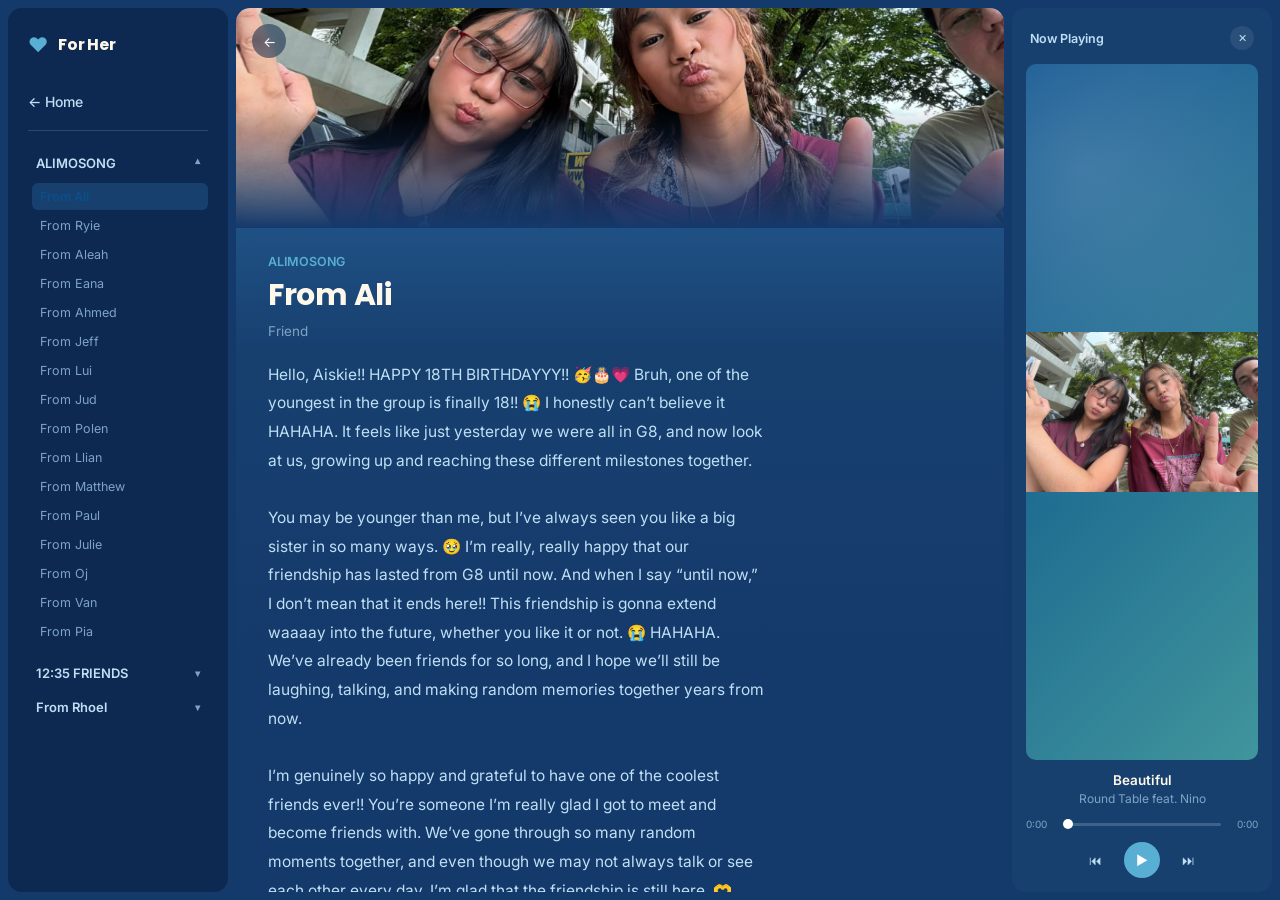
<file: note.html>
<!DOCTYPE html>
<html lang="en">
<head>
<meta charset="UTF-8" />
<meta name="viewport" content="width=device-width, initial-scale=1.0" />
<title>For You — A Birthday Mix</title>
<link rel="preconnect" href="https://fonts.googleapis.com">
<link rel="preconnect" href="https://fonts.gstatic.com" crossorigin>
<link href="https://fonts.googleapis.com/css2?family=Poppins:wght@600;700;800&family=Inter:wght@400;500;600&display=swap" rel="stylesheet">
<link rel="stylesheet" href="style.css">
</head>
<body>

<div class="app">

  <!-- Left rail -->
  <div class="sidebar">
    <div class="brand">
      <span class="brand-mark">♥</span>
      <span class="brand-name">For&nbsp;Her</span>
    </div>
    <nav class="side-nav">
      <a href="index.html" class="side-item">← Home</a>
    </nav>
    <div class="side-notelist" id="sideNoteList"><!-- quick-jump list injected by script.js --></div>
  </div>

  <!-- Main content: the note -->
  <main class="main main-note" id="mainScroll">
    <div class="note-banner" id="noteBanner">
      <img id="noteBannerImg" class="note-banner-img" alt="" onerror="this.style.display='none'">
      <div class="note-banner-fade"></div>
      <a href="index.html" class="banner-back-link" aria-label="Back to home">←</a>
    </div>

    <section class="note-page" id="notePage">
      <p class="note-eyebrow" id="noteEyebrow">From Friends</p>
      <h1 class="note-title" id="noteTitle">Card title</h1>
      <p class="note-subheader" id="noteSubheader">a friend</p>
      <p class="note-body" id="noteBody">Message text goes here.</p>

      <div class="note-song-tag">
        <span class="note-song-note">now playing</span>
        <span class="note-song-name" id="noteSongName">Song — Artist</span>
      </div>

      <div class="note-nav">
        <a class="note-nav-btn" id="notePrevLink">← Previous</a>
        <a class="note-nav-btn" id="noteNextLink">Next →</a>
      </div>
    </section>
  </main>

  <!-- Right panel: smaller Now Playing, active on this page -->
  <aside class="now-playing now-playing-compact" id="nowPlaying">
    <div class="np-header">
      <span>Now Playing</span>
      <button class="np-toggle" id="npToggle" aria-label="Hide player">✕</button>
    </div>

    <div class="np-active" id="npActive">
      <div class="np-art" id="npArt"></div>
      <div class="np-track-info">
        <p class="np-track-title" id="npTrackTitle">Track title</p>
        <p class="np-track-artist" id="npTrackArtist">Artist</p>
      </div>
      <div class="np-progress-row">
        <span class="np-time" id="npCurrentTime">0:00</span>
        <input type="range" id="npSeek" class="np-seek" min="0" max="100" value="0" step="0.1" />
        <span class="np-time" id="npDuration">0:00</span>
      </div>
      <div class="np-controls">
        <button class="np-btn np-btn-ghost" id="npPrev" aria-label="Previous">⏮</button>
        <button class="np-btn np-btn-main" id="npPlayPause" aria-label="Play or pause">▶</button>
        <button class="np-btn np-btn-ghost" id="npNext" aria-label="Next">⏭</button>
      </div>
    </div>

    <audio id="audioEl" preload="none"></audio>
  </aside>

</div>

<!-- Bottom mini-player: shown whenever the right panel is closed -->
<div class="mini-player" id="miniPlayer">
  <button class="mini-expand" id="miniExpand" aria-label="Show player">▲</button>
  <div class="mini-art" id="miniArt"></div>
  <div class="mini-info">
    <p class="mini-title" id="miniTitle">Track title</p>
    <p class="mini-artist" id="miniArtist">Artist</p>
  </div>
  <button class="mini-btn" id="miniPlayPause" aria-label="Play or pause">▶</button>
</div>

<script src="script.js"></script>
</body>
</html>
</file>
<file: style.css>
@view-transition {
  navigation: auto;
}

:root{
  --bg: #14396b;
  --bg-deep: #0d2951;
  --surface: #1f4d84;
  --surface-hover: #285d99;
  --surface-alt: #17406f;
  --text: #fef8ea;
  --text-dim: #bfe0f4;
  --text-faint: #7fa3c4;
  --accent: #59aed4;
  --accent-soft: #8ecbe8;
  --accent-deep: #0a4f8a;
  --border: rgba(255,255,255,0.14);
  --radius-lg: 14px;
  --radius-md: 10px;
  --font-display: 'Poppins', sans-serif;
  --font-body: 'Inter', sans-serif;
}

*{ box-sizing: border-box; }

html{ scroll-behavior: smooth; }

html, body{
  margin:0;
  padding:0;
  height:100%;
  background: var(--bg);
  color: var(--text);
  font-family: var(--font-body);
  -webkit-font-smoothing: antialiased;
}

@keyframes pageFadeIn{
  from{ opacity: 0; transform: translateY(6px); }
  to{ opacity: 1; transform: translateY(0); }
}
.app{ animation: pageFadeIn .35s ease both; }

::selection{ background: var(--accent-deep); color: #fff; }

a{ color: inherit; text-decoration: none; }
button{ font-family: inherit; }

.app{
  display:grid;
  grid-template-columns: 220px minmax(0,1fr) 260px;
  height:100vh;
  gap:8px;
  padding:8px;
  transition: grid-template-columns .2s ease;
}

/* ---------- Sidebar ---------- */
.sidebar{
  background: var(--bg-deep);
  border-radius: var(--radius-lg);
  padding: 24px 20px;
  display:flex;
  flex-direction:column;
  overflow-y: auto;
  min-height: 0;
}
.brand{
  display:flex;
  align-items:center;
  gap:10px;
  margin-bottom: 36px;
}
.brand-mark{ color: var(--accent); font-size: 20px; }
.brand-name{
  font-family: var(--font-display);
  font-weight: 700;
  font-size: 16px;
  letter-spacing: -0.01em;
}
.side-nav{
  display:flex;
  flex-direction:column;
  gap: 18px;
  margin-bottom: 8px;
}
.side-item{
  color: var(--text-dim);
  font-size: 14px;
  font-weight: 500;
  cursor:pointer;
  transition: color .15s ease;
  width: fit-content;
}
.side-item:hover{ color: var(--text); }
.side-item.active{ color: var(--text); font-weight: 600; }

.side-notelist{
  display:flex;
  flex-direction:column;
  gap: 2px;
  margin-top: 12px;
  padding-top: 16px;
  border-top: 1px solid var(--border);
}
.side-group-toggle{
  width:100%;
  display:flex;
  align-items:center;
  justify-content:space-between;
  background:none;
  border:none;
  color: var(--text-dim);
  font-size: 13px;
  font-weight: 600;
  padding: 8px 8px;
  cursor:pointer;
  border-radius:6px;
  transition: background .15s ease, color .15s ease;
}
.side-group-toggle:hover{ background: var(--surface-alt); color: var(--text); }
.side-group-toggle .chevron{
  font-size:10px;
  color: var(--text-faint);
  transition: transform .15s ease;
}
.side-group-toggle[aria-expanded="true"] .chevron{ transform: rotate(180deg); }

.side-group-links{
  display:flex;
  flex-direction:column;
  gap: 2px;
  padding: 2px 0 10px 4px;
}
.side-group-links[hidden]{ display:none; }
.side-note-link{
  display:block;
  padding: 6px 8px;
  border-radius: 6px;
  font-size: 12.5px;
  color: var(--text-faint);
  transition: background .15s ease, color .15s ease;
}
.side-note-link:hover{ color: var(--text); background: var(--surface-alt); }
.side-note-link.current{
  color: var(--accent-deep);
  background: var(--surface-alt);
  font-weight: 600;
}

.side-levels{
  display:flex;
  flex-direction:column;
  gap: 4px;
  margin-top: 12px;
  padding-top: 16px;
  border-top: 1px solid var(--border);
}
.side-level-link{
  display:block;
  padding: 8px 10px;
  border-radius: 8px;
  font-size: 13px;
  font-weight: 500;
  color: var(--text-dim);
  transition: background .15s ease, color .15s ease;
}
.side-level-link:hover{ color: var(--text); background: var(--surface-alt); }

/* ---------- Main ---------- */
.main{
  background: linear-gradient(180deg, #2f6fae 0%, var(--surface-alt) 340px, var(--bg) 700px);
  border-radius: var(--radius-lg);
  overflow-y: auto;
  position: relative;
  padding-bottom: 40px;
}
.topbar{
  padding: 20px 32px 0;
}
.greeting{
  font-family: var(--font-display);
  font-weight: 700;
  font-size: 15px;
  color: var(--text);
}

.hero{
  padding: 48px 32px 8px;
  max-width: 640px;
}
.hero-eyebrow{
  color: var(--accent);
  font-size: 13px;
  font-weight: 600;
  margin: 0 0 10px;
}
.hero-title{
  font-family: var(--font-display);
  font-weight: 700;
  font-size: 34px;
  line-height: 1.2;
  margin: 0 0 18px;
  letter-spacing: -0.01em;
}
.hero-intro{
  color: var(--text-dim);
  font-size: 15px;
  line-height: 1.7;
  margin: 0;
  max-width: 52ch;
}

/* ---------- Card rows ---------- */
.grid-section{ padding: 40px 32px 0; }
.grid-heading{
  display:flex;
  align-items: center;
  justify-content: space-between;
  margin-bottom: 18px;
  gap: 12px;
}
.grid-heading-text{ min-width:0; }
.grid-heading h2{
  font-family: var(--font-display);
  font-size: 19px;
  font-weight: 600;
  margin:0;
}
.grid-sub{ color: var(--text-faint); font-size: 12px; }

.row-controls{
  display:flex;
  gap: 6px;
  flex-shrink:0;
}
.row-arrow{
  width: 30px; height: 30px;
  border-radius: 50%;
  background: var(--surface);
  border: 1px solid var(--border);
  color: var(--text-dim);
  cursor:pointer;
  font-size: 14px;
  display:flex;
  align-items:center;
  justify-content:center;
  transition: background .15s ease, color .15s ease, border-color .15s ease;
}
.row-arrow:hover{
  background: var(--accent-deep);
  border-color: var(--accent-deep);
  color: #fff;
}
.row-arrow:disabled{
  opacity: .35;
  cursor: default;
}
.row-arrow:disabled:hover{
  background: var(--surface);
  border-color: var(--border);
  color: var(--text-dim);
}

.card-grid{
  display:flex;
  gap: 16px;
  overflow-x: auto;
  scroll-snap-type: x mandatory;
  padding: 2px 2px 10px;
  -webkit-overflow-scrolling: touch;
  scrollbar-width: none;
}
.card-grid::-webkit-scrollbar{ display:none; }

.card{
  background: var(--surface);
  border: 1px solid var(--border);
  border-radius: var(--radius-md);
  padding: 14px;
  cursor: pointer;
  transition: transform .18s ease, background .18s ease, border-color .18s ease;
  text-align: left;
  display:flex;
  flex-direction:column;
  gap: 10px;
  flex: 0 0 148px;
  scroll-snap-align: start;
}
.card:hover, .card:focus-visible{
  background: var(--surface-hover);
  border-color: rgba(89,174,212,0.5);
  transform: translateY(-3px);
  outline: none;
}
.card:focus-visible{ box-shadow: 0 0 0 2px var(--accent); }
.card:active{ transform: translateY(-1px) scale(0.97); }

.card-art{
  width:100%;
  aspect-ratio: 1;
  border-radius: 8px;
  display:flex;
  align-items:center;
  justify-content:center;
  position: relative;
  overflow: hidden;
}
.card-art::after{
  content:"";
  position:absolute;
  inset:0;
  background: radial-gradient(circle at 30% 20%, rgba(255,255,255,0.20), transparent 60%);
  pointer-events: none;
}
.card-photo, .note-photo{
  width:100%;
  height:100%;
  object-fit: cover;
  display:block;
}
.np-photo{
  width:100%;
  height:100%;
  object-fit: contain;
  display:block;
  background: rgba(0,0,0,0.15);
}

.card-title{ font-size: 14px; font-weight: 600; margin: 0; color: var(--text); }
.card-sub{ font-size: 12px; color: var(--text-faint); margin: 0; line-height: 1.4; }

.page-footer{ padding: 48px 32px 8px; color: var(--text-faint); font-size: 12px; }

/* ---------- Note page ---------- */
.main-note{ padding: 0 0 40px; }

.note-banner{
  position: relative;
  width: 100%;
  height: 220px;
  overflow: hidden;
  border-radius: var(--radius-lg) var(--radius-lg) 0 0;
  background: var(--surface-alt);
}
.note-banner-img{
  width:100%;
  height:100%;
  object-fit: cover;
  display:block;
}
.note-banner-fade{
  position:absolute;
  inset:0;
  background: linear-gradient(180deg, rgba(18,40,75,0) 45%, var(--bg) 100%);
  pointer-events:none;
}
.banner-back-link{
  position:absolute;
  top: 16px; left: 16px;
  width: 34px; height:34px;
  border-radius:50%;
  background: rgba(18,40,75,0.55);
  backdrop-filter: blur(4px);
  color:#fff;
  display:flex;
  align-items:center;
  justify-content:center;
  font-size: 14px;
  transition: background .15s ease;
}
.banner-back-link:hover{ background: rgba(18,40,75,0.8); }

.note-page{ max-width: 560px; padding: 26px 32px 0; }
.note-eyebrow{ color: var(--accent); font-size: 12.5px; font-weight: 600; margin: 0 0 8px; }
.note-title{
  font-family: var(--font-display);
  font-size: 30px;
  font-weight: 700;
  margin: 0 0 8px;
  letter-spacing: -0.01em;
  line-height: 1.25;
}
.note-subheader{
  color: var(--text-faint);
  font-size: 13.5px;
  margin: 0 0 22px;
}
.note-body{
  font-size: 15.5px;
  line-height: 1.85;
  color: var(--text-dim);
  margin: 0 0 28px;
  white-space: pre-line;
}
.note-song-tag{
  display:flex;
  flex-direction:column;
  gap:3px;
  border-top: 1px solid var(--border);
  padding-top: 18px;
  margin-bottom: 32px;
}
.note-song-note{ font-size: 11px; color: var(--text-faint); }
.note-song-name{ font-size: 14px; color: var(--accent-deep); font-weight: 500; }
.note-nav{ display:flex; justify-content: space-between; padding-bottom: 8px; }
.note-nav-btn{
  font-size: 13px;
  font-weight: 500;
  color: var(--text-dim);
  border: 1px solid var(--border);
  border-radius: 999px;
  padding: 9px 16px;
  transition: border-color .15s ease, color .15s ease;
}
.note-nav-btn:hover{ border-color: var(--accent); color: var(--text); }

/* ---------- Now Playing panel (right side) ---------- */
.now-playing{
  background: var(--surface-alt);
  border-radius: var(--radius-lg);
  padding: 16px;
  display:flex;
  flex-direction:column;
  overflow-y: auto;
  min-height: 0;
}
.np-header{
  display:flex;
  align-items:center;
  justify-content: space-between;
  font-size: 12.5px;
  font-weight: 600;
  color: var(--text-dim);
  padding: 4px 4px 14px;
}
.np-toggle{
  background: rgba(255,255,255,0.08);
  border:none;
  color: var(--text-dim);
  width: 24px; height:24px;
  border-radius: 50%;
  cursor:pointer;
  font-size: 11px;
  display:flex;
  align-items:center;
  justify-content:center;
  transition: background .15s ease, color .15s ease;
}
.np-toggle:hover{ background: rgba(255,255,255,0.18); color: var(--text); }

.np-active{ display:flex; flex-direction:column; flex:1; min-height: 0; }
.np-art{
  width: 100%;
  flex: 1 1 auto;
  min-height: 160px;
  border-radius: var(--radius-md);
  margin: 0 0 14px;
  position:relative;
  overflow:hidden;
}
.np-art::after{
  content:"";
  position:absolute;
  inset:0;
  background: radial-gradient(circle at 25% 15%, rgba(255,255,255,0.22), transparent 55%);
  pointer-events:none;
}
.now-playing-compact .np-art{ margin-bottom: 12px; }
.now-playing-compact{ padding: 14px; }

.np-track-info{ text-align: center; margin-bottom: 12px; }
.np-track-title{ font-weight: 600; font-size: 13.5px; margin: 0 0 3px; }
.np-track-artist{ font-size: 12px; color: var(--text-faint); margin: 0; }

.np-progress-row{ display:flex; align-items:center; gap: 7px; margin-bottom: 12px; }
.np-time{ font-size: 10px; color: var(--text-faint); width: 28px; flex-shrink:0; }
.np-time:last-child{ text-align: right; }

.np-seek{
  -webkit-appearance:none;
  appearance:none;
  flex:1;
  height: 3px;
  border-radius: 3px;
  background: linear-gradient(to right, var(--accent) 0%, var(--accent) var(--seek-pct, 0%), rgba(255,255,255,0.18) var(--seek-pct, 0%));
  cursor:pointer;
}
.np-seek::-webkit-slider-thumb{ -webkit-appearance:none; width: 10px; height: 10px; border-radius: 50%; background: #fff; }
.np-seek::-moz-range-thumb{ width: 10px; height: 10px; border:none; border-radius: 50%; background: #fff; }
.np-seek::-moz-range-track{ height:3px; border-radius:3px; background: rgba(255,255,255,0.18); }

.np-controls{ display:flex; align-items:center; justify-content:center; gap: 18px; }
.np-btn{
  background:none; border:none; color: var(--text-dim); cursor:pointer;
  font-size: 13px; padding: 4px;
  transition: color .15s ease, transform .15s ease;
}
.np-btn:hover{ color: var(--text); }
.np-btn-main{
  width: 36px; height: 36px; border-radius: 50%;
  background: var(--accent); color: #fff;
  display:flex; align-items:center; justify-content:center; font-size: 13px;
}
.np-btn-main:hover{ background: var(--accent-soft); transform: scale(1.05); }

/* ---------- Bottom mini-player (shown when panel is closed) ---------- */
.mini-player{
  position: fixed;
  left: 8px; right: 8px; bottom: 8px;
  background: var(--surface-hover);
  border: 1px solid var(--border);
  border-radius: var(--radius-md);
  padding: 8px 12px;
  display:none;
  align-items:center;
  gap: 12px;
  z-index: 40;
  box-shadow: 0 8px 24px rgba(0,0,0,0.35);
}
.mini-expand{
  background: rgba(255,255,255,0.10);
  border:none;
  color: var(--text-dim);
  width: 26px; height:26px;
  border-radius: 50%;
  cursor:pointer;
  font-size: 10px;
  flex-shrink:0;
  display:flex;
  align-items:center;
  justify-content:center;
  transition: background .15s ease, color .15s ease;
}
.mini-expand:hover{ background: rgba(255,255,255,0.2); color: var(--text); }
.mini-art{
  width: 38px; height: 38px;
  border-radius: 6px;
  flex-shrink:0;
  overflow:hidden;
  background: var(--surface);
}
.mini-info{ flex:1; min-width:0; }
.mini-title{
  font-size: 13px; font-weight: 600; margin:0;
  white-space:nowrap; overflow:hidden; text-overflow:ellipsis;
}
.mini-artist{ font-size: 11.5px; color: var(--text-faint); margin:0; }
.mini-btn{
  width: 32px; height:32px; border-radius:50%;
  background: var(--accent); border:none; color:#fff; flex-shrink:0;
  display:flex; align-items:center; justify-content:center; font-size: 12px; cursor:pointer;
}

/* ---------- Panel open / closed states (desktop) ---------- */
@media (min-width: 1081px){
  body.panel-closed .app{ grid-template-columns: 220px minmax(0,1fr); }
  body.panel-closed .now-playing{ display:none; }
  body.panel-closed .mini-player{ display:flex; }
}

/* ---------- Tablet: keep the sidebar, drop the right panel for a bottom bar ---------- */
@media (max-width: 1080px) and (min-width: 641px){
  .app{
    grid-template-columns: 200px minmax(0,1fr);
  }
  .now-playing{ display:none; }
  .mini-player{ display:flex; }
  .card{ flex-basis: 156px; }
}

/* ---------- Phone: single column, bottom bar, sidebar hidden ---------- */
@media (max-width: 640px){
  .app{
    grid-template-columns: 1fr;
    grid-template-rows: auto 1fr;
    height: auto;
    min-height: 100vh;
  }
  .sidebar{ display:none; }
  .now-playing{ display:none; }
  .main{ border-radius: 0; padding-bottom: 90px; }
  .hero-title{ font-size: 26px; }
  .note-title{ font-size: 24px; }
  .note-banner{ height: 160px; border-radius: 0; }
  .mini-player{ display:flex; }
}

@media (prefers-reduced-motion: reduce){
  *{ transition: none !important; animation: none !important; }
}
</file>
